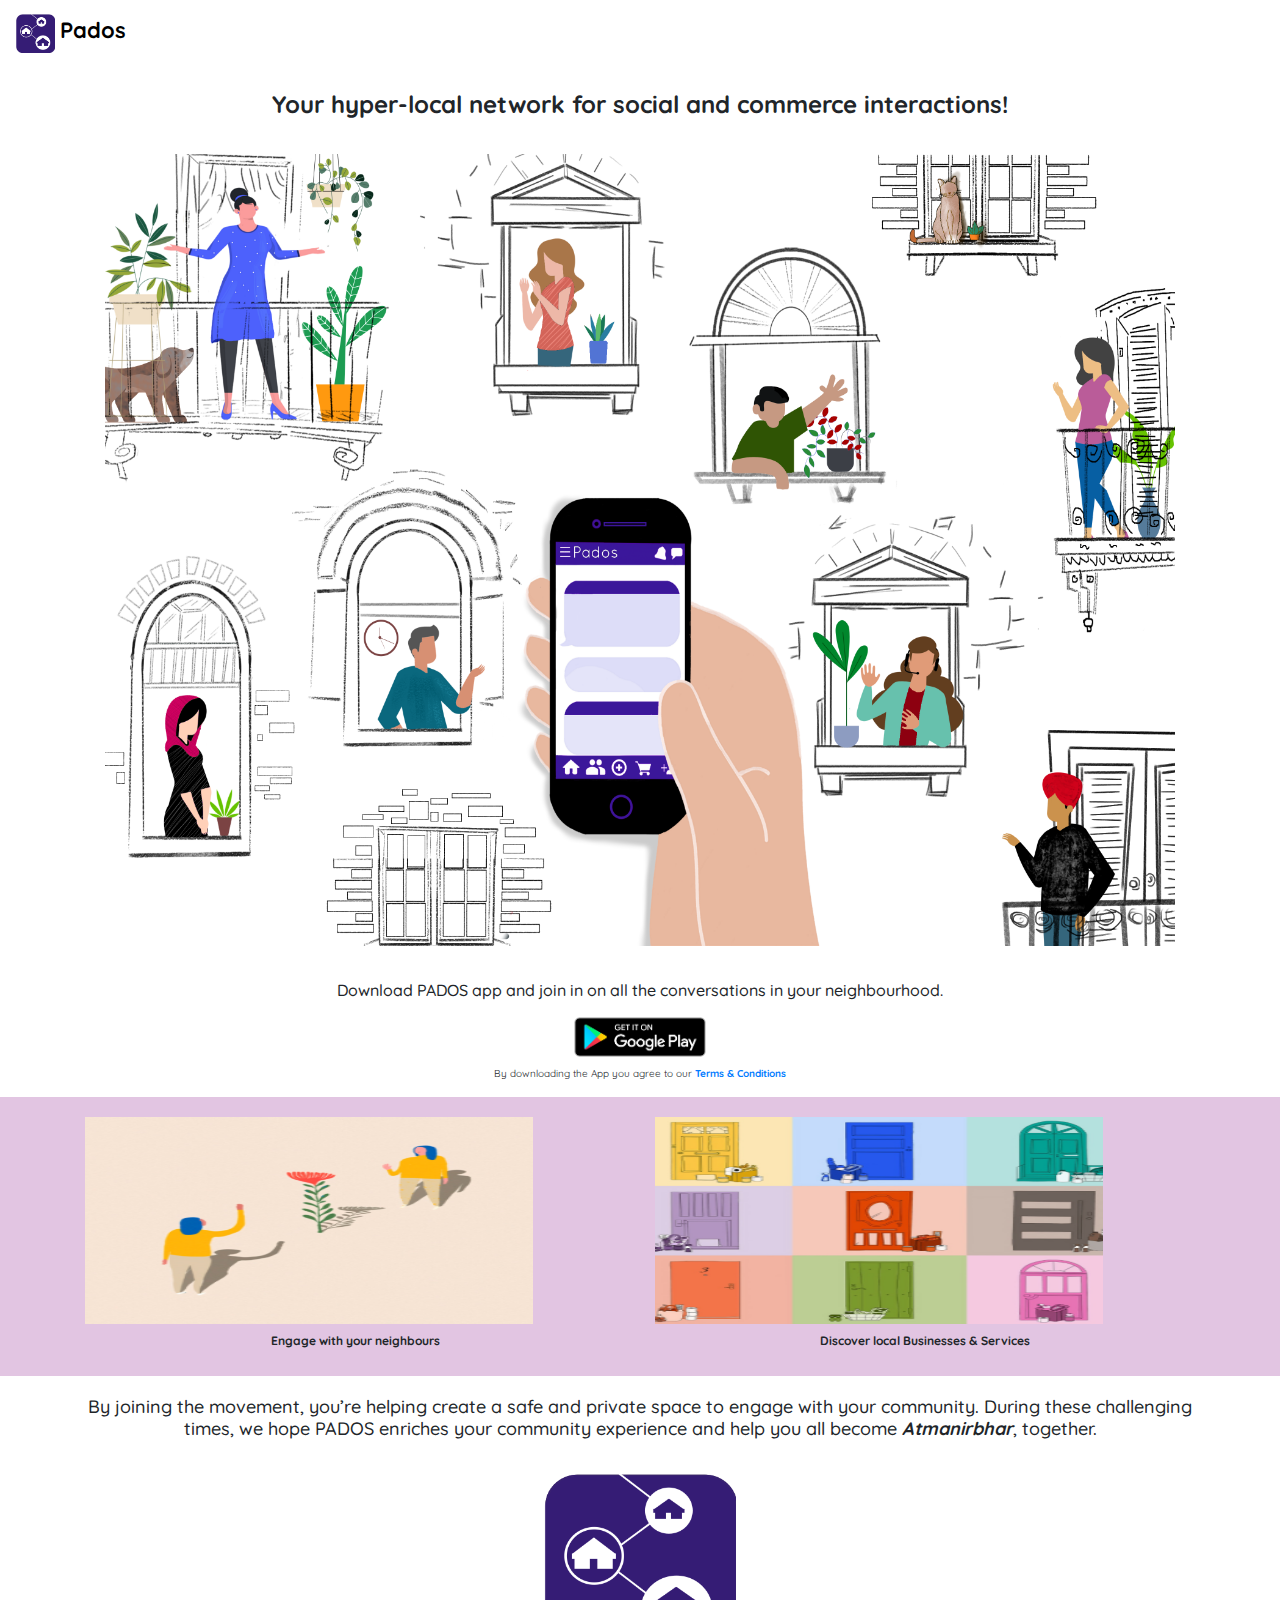
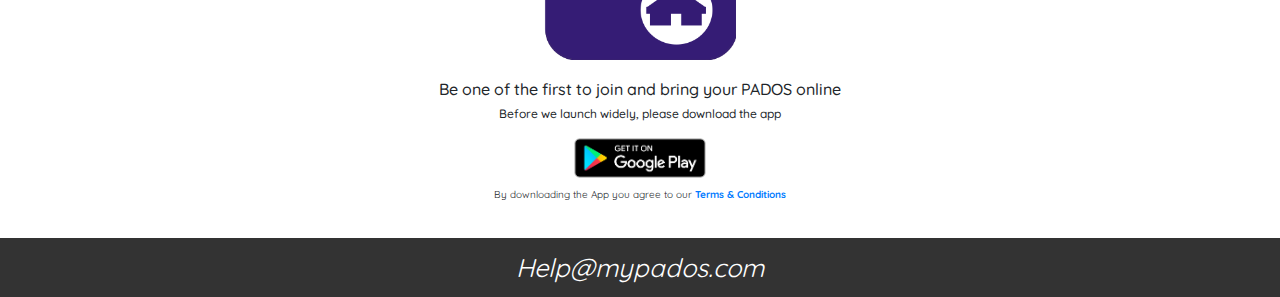
<file: index.html>
<html>
  <head>
    <!-- Global site tag (gtag.js) - Google Analytics -->
    <script
      async
      src="https://www.googletagmanager.com/gtag/js?id=G-1CGW752JYL"
    ></script>
    <script>
      window.dataLayer = window.dataLayer || [];
      function gtag() {
        dataLayer.push(arguments);
      }
      gtag("js", new Date());

      gtag("config", "G-1CGW752JYL");
    </script>
    <title>Pados</title>
    <meta name="viewport" content="width=device-width, initial-scale=1.0" />
    <link
      rel="shortcut icon"
      type="image/x-icon"
      href="images/Pados_logo_white.png"
    />
    <link rel="stylesheet" href="style.css" />
    <link
      rel="stylesheet"
      href="https://stackpath.bootstrapcdn.com/bootstrap/4.5.2/css/bootstrap.min.css"
    />
    <link
      rel="stylesheet"
      href="https://stackpath.bootstrapcdn.com/font-awesome/4.7.0/css/font-awesome.min.css"
    />
    <link
      href="https://fonts.googleapis.com/css?family=Quicksand"
      rel="stylesheet"
    />
    <script src="https://code.jquery.com/jquery-3.5.1.slim.min.js"></script>
    <script src="https://cdn.jsdelivr.net/npm/popper.js@1.16.1/dist/umd/popper.min.js"></script>
    <script src="https://stackpath.bootstrapcdn.com/bootstrap/4.5.2/js/bootstrap.min.js"></script>
  </head>
  <body>
    <!--NavigationBar-->
    <section id="nav-bar">
      <nav class="navbar">
        <a class="navbar-brand" href="#">
          <span><img src="images/Pados_logo_white.png" /></span>
          <Text><b>Pados</b></Text>
        </a>
      </nav>
    </section>
    <!--Home-->
    <section id="home">
      <div class="container">
        <div class="column">
          <br />
          <h1>
            Your hyper-local network for social and commerce interactions!
          </h1>
          <img
            style="margin-top: 15px"
            class="img-banner"
            src="images/Pados.png"
          />
          <h5 style="margin-top: 15px">
            Download PADOS app and join in on all the conversations in your
            neighbourhood.
          </h5>
          <a
            href="https://play.google.com/store/apps/details?id=com.pados.pados"
            download
          >
            <!-- <button type="button" style="margin-top: 10px"> -->
            <!-- <i class="fa fa-download" style="margin-right: 10px"></i>
              Android -->
            <img src="images/google-play-badge.png" style="width: 150px" />
            <!-- </button> -->
          </a>
          <p>
            By downloading the App you agree to our
            <a href="terms.html" target="_blank"><b>Terms & Conditions</b></a>
          </p>
        </div>
      </div>
    </section>
    <!--About-->
    <section id="about">
      <div class="container">
        <div class="column">
          <div class="row">
            <div class="col-6 text-center">
              <img class="img-engage" src="images/engage.png" />
              <h5 style="margin-top: 10">Engage with your neighbours</h5>
            </div>
            <div class="col-6 text-center">
              <img class="img-discover" src="images/busi.png" />
              <h5 style="margin-top: 10">
                Discover local Businesses & Services
              </h5>
            </div>
          </div>
        </div>
      </div>
    </section>
    <!--Download-->
    <section id="testimony">
      <div class="container">
        <div class="column">
          <h5>
            By joining the movement, you’re helping create a safe and private
            space to engage with your community. During these challenging times,
            we hope PADOS enriches your community experience and help you all
            become <b style="font-style: italic">Atmanirbhar</b>, together.
          </h5>
        </div>
      </div>
    </section>
    <section id="download">
      <div class="container">
        <div class="column">
          <img
            class="img-logo"
            src="images/Pados_logo_white.png"
            style="align-self: center"
          />
          <h2 style="margin-top: 20px">
            Be one of the first to join and bring your PADOS online
          </h2>
          <h5>Before we launch widely, please download the app</h5>
          <a
            href="https://play.google.com/store/apps/details?id=com.pados.pados"
            download
          >
            <!-- <button type="button" class="button" style="margin-top: 10px">
              <i class="fa fa-download" style="margin-right: 10px"></i>
              Android
            </button> -->
            <img src="images/google-play-badge.png" style="width: 150px" />
          </a>
          <p>
            By downloading the App you agree to our
            <a href="terms.html" target="_blank"><b>Terms & Conditions</b></a>
          </p>
        </div>
      </div>
    </section>
    <!--Footer-->
    <section id="footer">
      <div class="container text-center">
        <a href="mailto: Help@mypados.com"
          ><Text style="color: white">Help@mypados.com</Text></a
        >
      </div>
    </section>
    <script src="js/smooth-scroll.js"></script>
    <script>
      var scroll = new SmoothScroll('a[href*="#"]');
    </script>
  </body>
</html>
</file>
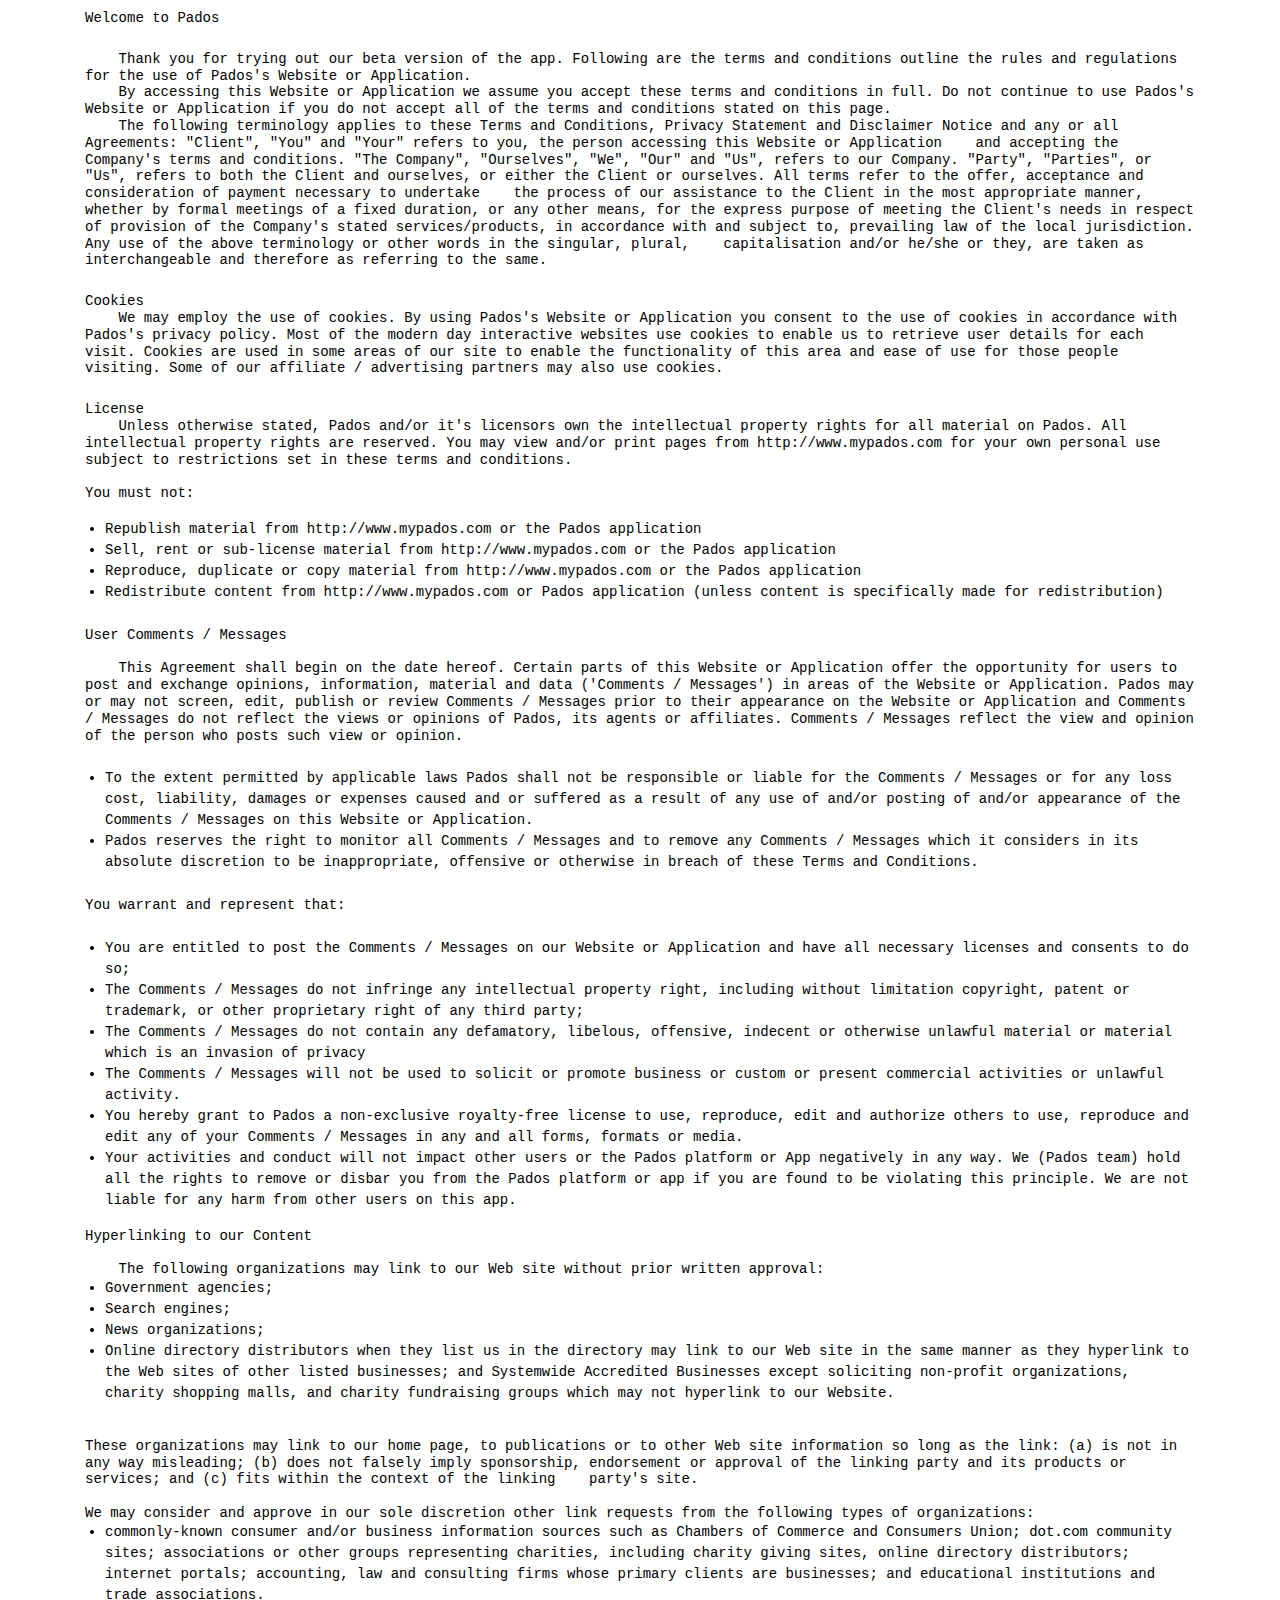
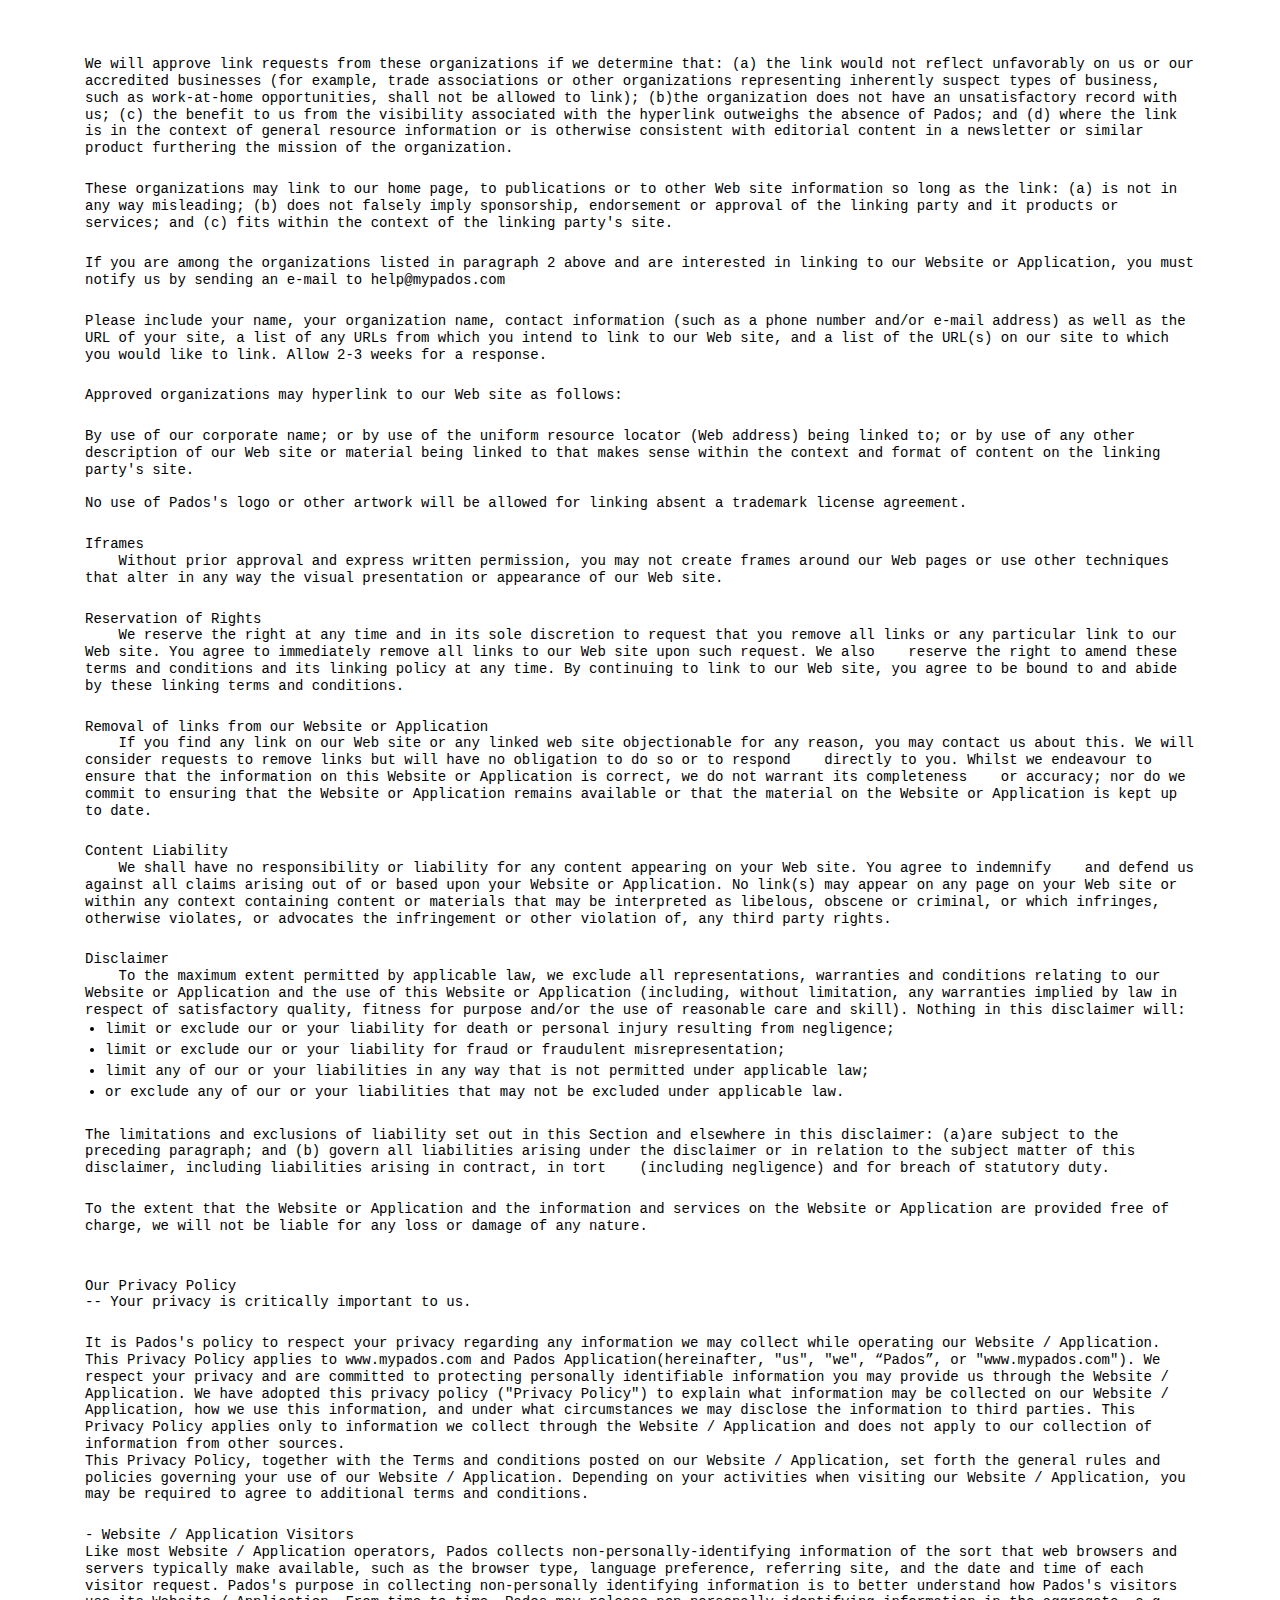
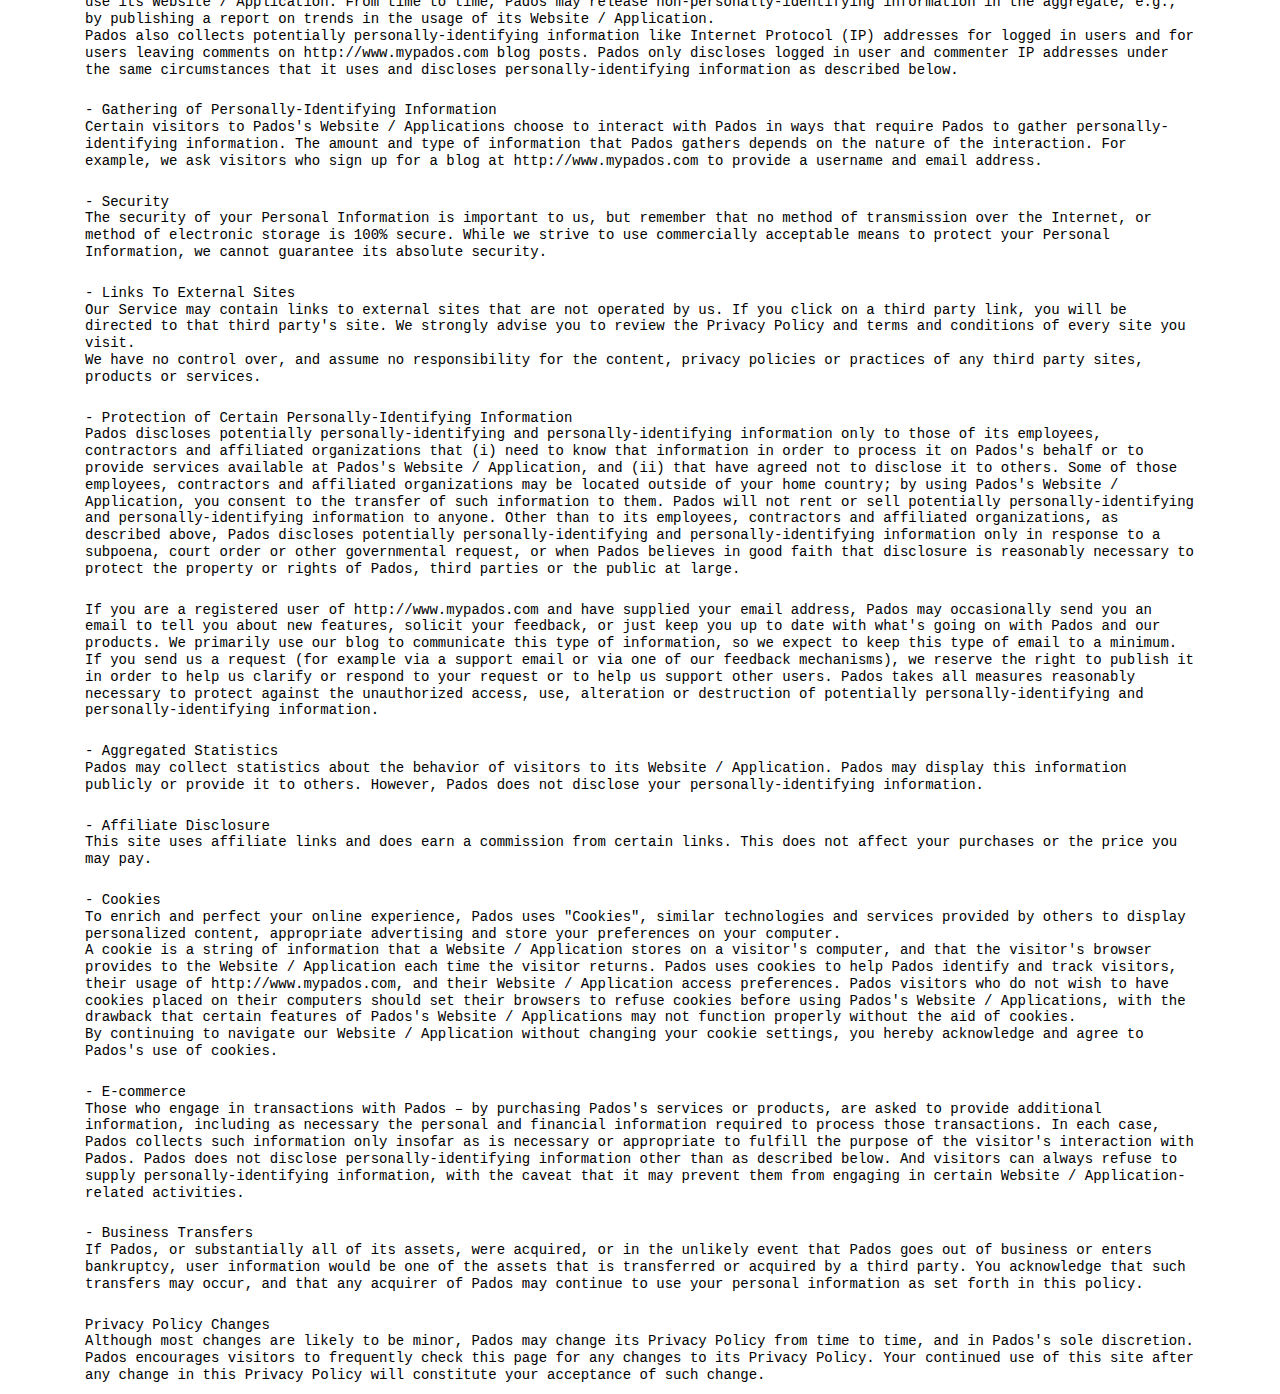
<file: terms.html>
<html>
    <head>
        <title>Pados</title>
        <meta name="viewport" content="width=device-width, initial-scale=1.0">
        <link rel="shortcut icon" type="image/x-icon" href="images/Pados_logo_white.png">
        <link rel="stylesheet" href="style.css">
        <link rel="stylesheet" href="https://stackpath.bootstrapcdn.com/bootstrap/4.5.2/css/bootstrap.min.css">
        <link rel="stylesheet" href="https://stackpath.bootstrapcdn.com/font-awesome/4.7.0/css/font-awesome.min.css">
        <link href='https://fonts.googleapis.com/css?family=Quicksand' rel='stylesheet'>
        <script src="https://code.jquery.com/jquery-3.5.1.slim.min.js"></script>
        <script src="https://cdn.jsdelivr.net/npm/popper.js@1.16.1/dist/umd/popper.min.js"></script>
        <script src="https://stackpath.bootstrapcdn.com/bootstrap/4.5.2/js/bootstrap.min.js"></script>
    </head>
    <body>
        <div style="padding:10px">
            <div class="container">
                <div class="column">
                    <p dir="ltr" style="line-height:1.2;margin-top:0pt;margin-bottom:0pt;"><span style="font-size:10.5pt;font-family:'Courier New';color:#000000;background-color:transparent;font-weight:400;font-style:normal;font-variant:normal;text-decoration:none;vertical-align:baseline;white-space:pre;white-space:pre-wrap;">Welcome to Pados</span></p>
                    <br />
                    <p dir="ltr" style="line-height:1.2;margin-top:0pt;margin-bottom:0pt;"><span style="font-size:10.5pt;font-family:'Courier New';color:#000000;background-color:transparent;font-weight:400;font-style:normal;font-variant:normal;text-decoration:none;vertical-align:baseline;white-space:pre;white-space:pre-wrap;"><span class="Apple-tab-span" style="white-space:pre;">&nbsp; &nbsp;&nbsp;</span></span><span style="font-size:10.5pt;font-family:'Courier New';color:#000000;background-color:transparent;font-weight:400;font-style:normal;font-variant:normal;text-decoration:none;vertical-align:baseline;white-space:pre;white-space:pre-wrap;">Thank you for trying out our beta version of the app. Following are the terms and conditions outline the rules and regulations for the use of Pados&#39;s Website or Application. &nbsp;</span></p>
                    <p dir="ltr" style="line-height:1.2;margin-top:0pt;margin-bottom:0pt;"><span style="font-size:10.5pt;font-family:'Courier New';color:#000000;background-color:transparent;font-weight:400;font-style:normal;font-variant:normal;text-decoration:none;vertical-align:baseline;white-space:pre;white-space:pre-wrap;"><span class="Apple-tab-span" style="white-space:pre;">&nbsp; &nbsp;&nbsp;</span></span><span style="font-size:10.5pt;font-family:'Courier New';color:#000000;background-color:transparent;font-weight:400;font-style:normal;font-variant:normal;text-decoration:none;vertical-align:baseline;white-space:pre;white-space:pre-wrap;">By accessing this Website or Application we assume you accept these terms and conditions in full. Do not continue to use Pados&#39;s Website or Application if you do not accept all of the terms and conditions stated on this page.</span></p>
                    <p dir="ltr" style="line-height:1.2;margin-top:0pt;margin-bottom:0pt;"><span style="font-size:10.5pt;font-family:'Courier New';color:#000000;background-color:transparent;font-weight:400;font-style:normal;font-variant:normal;text-decoration:none;vertical-align:baseline;white-space:pre;white-space:pre-wrap;"><span class="Apple-tab-span" style="white-space:pre;">&nbsp; &nbsp;&nbsp;</span></span><span style="font-size:10.5pt;font-family:'Courier New';color:#000000;background-color:transparent;font-weight:400;font-style:normal;font-variant:normal;text-decoration:none;vertical-align:baseline;white-space:pre;white-space:pre-wrap;">The following terminology applies to these Terms and Conditions, Privacy Statement and Disclaimer Notice and any or all Agreements: &quot;Client&quot;, &quot;You&quot; and &quot;Your&quot; refers to you, the person accessing this Website or Application</span><span style="font-size:10.5pt;font-family:'Courier New';color:#000000;background-color:transparent;font-weight:400;font-style:normal;font-variant:normal;text-decoration:none;vertical-align:baseline;white-space:pre;white-space:pre-wrap;"><span class="Apple-tab-span" style="white-space:pre;">&nbsp; &nbsp;&nbsp;</span></span><span style="font-size:10.5pt;font-family:'Courier New';color:#000000;background-color:transparent;font-weight:400;font-style:normal;font-variant:normal;text-decoration:none;vertical-align:baseline;white-space:pre;white-space:pre-wrap;">and accepting the Company&#39;s terms and conditions. &quot;The Company&quot;, &quot;Ourselves&quot;, &quot;We&quot;, &quot;Our&quot; and &quot;Us&quot;, refers to our Company. &quot;Party&quot;, &quot;Parties&quot;, or &quot;Us&quot;, refers to both the Client and ourselves, or either the Client or ourselves. All terms refer to the offer, acceptance and consideration of payment necessary to undertake</span><span style="font-size:10.5pt;font-family:'Courier New';color:#000000;background-color:transparent;font-weight:400;font-style:normal;font-variant:normal;text-decoration:none;vertical-align:baseline;white-space:pre;white-space:pre-wrap;"><span class="Apple-tab-span" style="white-space:pre;">&nbsp; &nbsp;&nbsp;</span></span><span style="font-size:10.5pt;font-family:'Courier New';color:#000000;background-color:transparent;font-weight:400;font-style:normal;font-variant:normal;text-decoration:none;vertical-align:baseline;white-space:pre;white-space:pre-wrap;">the process of our assistance to the Client in the most appropriate manner, whether by formal meetings of a fixed duration, or any other means, for the express purpose of meeting the Client&#39;s needs in respect of provision of the Company&#39;s stated services/products, in accordance with and subject to, prevailing law of the local jurisdiction. Any use of the above terminology or other words in the singular, plural,</span><span style="font-size:10.5pt;font-family:'Courier New';color:#000000;background-color:transparent;font-weight:400;font-style:normal;font-variant:normal;text-decoration:none;vertical-align:baseline;white-space:pre;white-space:pre-wrap;"><span class="Apple-tab-span" style="white-space:pre;">&nbsp; &nbsp;&nbsp;</span></span><span style="font-size:10.5pt;font-family:'Courier New';color:#000000;background-color:transparent;font-weight:400;font-style:normal;font-variant:normal;text-decoration:none;vertical-align:baseline;white-space:pre;white-space:pre-wrap;">capitalisation and/or he/she or they, are taken as interchangeable and therefore as referring to the same.</span></p>
                    <br>
                    <p dir="ltr" style="line-height:1.2;margin-top:0pt;margin-bottom:0pt;"><span style="font-size:10.5pt;font-family:'Courier New';color:#000000;background-color:transparent;font-weight:400;font-style:normal;font-variant:normal;text-decoration:none;vertical-align:baseline;white-space:pre;white-space:pre-wrap;">Cookies</span></p>
                    <p dir="ltr" style="line-height:1.2;margin-top:0pt;margin-bottom:0pt;"><span style="font-size:10.5pt;font-family:'Courier New';color:#000000;background-color:transparent;font-weight:400;font-style:normal;font-variant:normal;text-decoration:none;vertical-align:baseline;white-space:pre;white-space:pre-wrap;"><span class="Apple-tab-span" style="white-space:pre;">&nbsp; &nbsp;&nbsp;</span></span><span style="font-size:10.5pt;font-family:'Courier New';color:#000000;background-color:transparent;font-weight:400;font-style:normal;font-variant:normal;text-decoration:none;vertical-align:baseline;white-space:pre;white-space:pre-wrap;">We may employ the use of cookies. By using Pados&#39;s Website or Application you consent to the use of cookies in accordance with Pados&#39;s privacy policy. Most of the modern day interactive websites use cookies to enable us to retrieve user details for each visit. Cookies are used in some areas of our site to enable the functionality of this area and ease of use for those people visiting. Some of our affiliate / advertising partners may also use cookies.</span></p>
                    <br>
                    <p dir="ltr" style="line-height:1.2;margin-top:0pt;margin-bottom:0pt;"><span style="font-size:10.5pt;font-family:'Courier New';color:#000000;background-color:transparent;font-weight:400;font-style:normal;font-variant:normal;text-decoration:none;vertical-align:baseline;white-space:pre;white-space:pre-wrap;">License</span></p>
                    <p dir="ltr" style="line-height:1.2;margin-top:0pt;margin-bottom:0pt;"><span style="font-size:10.5pt;font-family:'Courier New';color:#000000;background-color:transparent;font-weight:400;font-style:normal;font-variant:normal;text-decoration:none;vertical-align:baseline;white-space:pre;white-space:pre-wrap;"><span class="Apple-tab-span" style="white-space:pre;">&nbsp; &nbsp;&nbsp;</span></span><span style="font-size:10.5pt;font-family:'Courier New';color:#000000;background-color:transparent;font-weight:400;font-style:normal;font-variant:normal;text-decoration:none;vertical-align:baseline;white-space:pre;white-space:pre-wrap;">Unless otherwise stated, Pados and/or it&#39;s licensors own the intellectual property rights for all material on Pados. All intellectual property rights are reserved. You may view and/or print pages from http://www.mypados.com for your own personal use subject to restrictions set in these terms and conditions.</span></p>
                    <p dir="ltr" style="line-height:1.2;margin-top:0pt;margin-bottom:0pt;"><span style="font-size:10.5pt;font-family:'Courier New';color:#000000;background-color:transparent;font-weight:400;font-style:normal;font-variant:normal;text-decoration:none;vertical-align:baseline;white-space:pre;white-space:pre-wrap;"><span class="Apple-tab-span" style="white-space:pre;">&nbsp; &nbsp;&nbsp;</span></span></p>
                    <p dir="ltr" style="line-height:1.2;margin-top:0pt;margin-bottom:0pt;"><span style="font-size:10.5pt;font-family:'Courier New';color:#000000;background-color:transparent;font-weight:400;font-style:normal;font-variant:normal;text-decoration:none;vertical-align:baseline;white-space:pre;white-space:pre-wrap;">You must not:</span></p>
                    <p dir="ltr" style="line-height:1.2;margin-top:0pt;margin-bottom:0pt;"><span style="font-size:10.5pt;font-family:'Courier New';color:#000000;background-color:transparent;font-weight:400;font-style:normal;font-variant:normal;text-decoration:none;vertical-align:baseline;white-space:pre;white-space:pre-wrap;"><span class="Apple-tab-span" style="white-space:pre;">&nbsp; &nbsp;&nbsp;</span></span></p>
                    <ul style="margin-top:0px;margin-bottom:0;margin-left:20px;font-size:10.5pt;font-family:'Courier New';color:#000000;background-color:transparent;font-weight:400;font-style:normal;font-variant:normal;text-decoration:none;">
                        <li>Republish material from http://www.mypados.com or the Pados application</li>
                        <li>Sell, rent or sub-license material from http://www.mypados.com or the Pados application</li>
                        <li>Reproduce, duplicate or copy material from http://www.mypados.com or the Pados application</li>
                        <li>Redistribute content from http://www.mypados.com or Pados application (unless content is specifically made for redistribution)</li>
                    </ul>
                    <br />
                    <p dir="ltr" style="line-height:1.2;margin-top:0pt;margin-bottom:0pt;"><span style="font-size:10.5pt;font-family:'Courier New';color:#000000;background-color:transparent;font-weight:400;font-style:normal;font-variant:normal;text-decoration:none;vertical-align:baseline;white-space:pre;white-space:pre-wrap;">User Comments / Messages</span></p>
                    <p dir="ltr" style="line-height:1.2;margin-top:0pt;margin-bottom:0pt;"><span style="font-size:10.5pt;font-family:'Courier New';color:#000000;background-color:transparent;font-weight:400;font-style:normal;font-variant:normal;text-decoration:none;vertical-align:baseline;white-space:pre;white-space:pre-wrap;"><span class="Apple-tab-span" style="white-space:pre;">&nbsp; &nbsp;&nbsp;</span></span></p>
                    <p dir="ltr" style="line-height:1.2;margin-top:0pt;margin-bottom:0pt;"><span style="font-size:10.5pt;font-family:'Courier New';color:#000000;background-color:transparent;font-weight:400;font-style:normal;font-variant:normal;text-decoration:none;vertical-align:baseline;white-space:pre;white-space:pre-wrap;"><span class="Apple-tab-span" style="white-space:pre;">&nbsp; &nbsp;&nbsp;</span></span><span style="font-size:10.5pt;font-family:'Courier New';color:#000000;background-color:transparent;font-weight:400;font-style:normal;font-variant:normal;text-decoration:none;vertical-align:baseline;white-space:pre;white-space:pre-wrap;">This Agreement shall begin on the date hereof. Certain parts of this Website or Application offer the opportunity for users to post and exchange opinions, information, material and data (&#39;Comments / Messages&#39;) in areas of the Website or Application. Pados may or may not screen, edit, publish or review Comments / Messages prior to their appearance on the Website or Application and Comments / Messages do not reflect the views or opinions of Pados, its agents or affiliates. Comments / Messages reflect the view and opinion of the person who posts such view or opinion.</span></p>
                    <br />
                    <ul style="margin-top:0px;margin-bottom:0;margin-left:20px;font-size:10.5pt;font-family:'Courier New';color:#000000;background-color:transparent;font-weight:400;font-style:normal;font-variant:normal;text-decoration:none;">
                        <li>To the extent permitted by applicable laws Pados shall not be responsible or liable for the Comments / Messages or for any loss cost, liability, damages or expenses caused and or suffered as a result of any use of and/or posting of and/or appearance of the Comments / Messages on this Website or Application. </li>
                        <li>Pados reserves the right to monitor all Comments / Messages and to remove any Comments / Messages which it considers in its absolute discretion to be inappropriate, offensive or otherwise in breach of these Terms and Conditions.</li>
                    </ul>
                    <br>
                    <p dir="ltr" style="line-height:1.2;margin-top:0pt;margin-bottom:0pt;"><span style="font-size:10.5pt;font-family:'Courier New';color:#000000;background-color:transparent;font-weight:400;font-style:normal;font-variant:normal;text-decoration:none;vertical-align:baseline;white-space:pre;white-space:pre-wrap;">You warrant and represent that:</span></p>
                    <br>
                    <ul style="margin-top:0px;margin-bottom:0;margin-left:20px;font-size:10.5pt;font-family:'Courier New';color:#000000;background-color:transparent;font-weight:400;font-style:normal;font-variant:normal;text-decoration:none;">
                        <li>You are entitled to post the Comments / Messages on our Website or Application and have all necessary licenses and consents to do so;</li>
                        <li>The Comments / Messages do not infringe any intellectual property right, including without limitation copyright, patent or trademark, or other proprietary right of any third party;</li>
                        <li>The Comments / Messages do not contain any defamatory, libelous, offensive, indecent or otherwise unlawful material or material which is an invasion of privacy</li>
                        <li>The Comments / Messages will not be used to solicit or promote business or custom or present commercial activities or unlawful activity.</li>
                        <li>You hereby grant to Pados a non-exclusive royalty-free license to use, reproduce, edit and authorize others to use, reproduce and edit any of your Comments / Messages in any and all forms, formats or media.</li>
                        <li>Your activities and conduct will not impact other users or the Pados platform or App negatively in any way. We (Pados team) hold all the rights to remove or disbar you from the Pados platform or app if you are found to be violating this principle. We are not liable for any harm from other users on this app.</li>
                    </ul>
                    <p dir="ltr" style="line-height:1.2;margin-top:0pt;margin-bottom:0pt;"><span style="font-size:10.5pt;font-family:'Courier New';color:#000000;background-color:transparent;font-weight:400;font-style:normal;font-variant:normal;text-decoration:none;vertical-align:baseline;white-space:pre;white-space:pre-wrap;"><span class="Apple-tab-span" style="white-space:pre;">&nbsp; &nbsp;&nbsp;</span></span></p>
                    <p dir="ltr" style="line-height:1.2;margin-top:0pt;margin-bottom:0pt;"><span style="font-size:10.5pt;font-family:'Courier New';color:#000000;background-color:transparent;font-weight:400;font-style:normal;font-variant:normal;text-decoration:none;vertical-align:baseline;white-space:pre;white-space:pre-wrap;">Hyperlinking to our Content</span></p>
                    <p dir="ltr" style="line-height:1.2;margin-top:0pt;margin-bottom:0pt;"><span style="font-size:10.5pt;font-family:'Courier New';color:#000000;background-color:transparent;font-weight:400;font-style:normal;font-variant:normal;text-decoration:none;vertical-align:baseline;white-space:pre;white-space:pre-wrap;"><span class="Apple-tab-span" style="white-space:pre;">&nbsp; &nbsp;&nbsp;</span></span></p>
                    <p dir="ltr" style="line-height:1.2;margin-top:0pt;margin-bottom:0pt;"><span style="font-size:10.5pt;font-family:'Courier New';color:#000000;background-color:transparent;font-weight:400;font-style:normal;font-variant:normal;text-decoration:none;vertical-align:baseline;white-space:pre;white-space:pre-wrap;"><span class="Apple-tab-span" style="white-space:pre;">&nbsp; &nbsp;&nbsp;</span></span><span style="font-size:10.5pt;font-family:'Courier New';color:#000000;background-color:transparent;font-weight:400;font-style:normal;font-variant:normal;text-decoration:none;vertical-align:baseline;white-space:pre;white-space:pre-wrap;">The following organizations may link to our Web site without prior written approval:</span></p>
                    <ul style="margin-top:0px;margin-bottom:0;margin-left:20px;font-size:10.5pt;font-family:'Courier New';color:#000000;background-color:transparent;font-weight:400;font-style:normal;font-variant:normal;text-decoration:none;">
                        <li>Government agencies;</li>
                        <li>Search engines;</li>
                        <li>News organizations;</li>
                        <li>Online directory distributors when they list us in the directory may link to our Web site in the same manner as they hyperlink to the Web sites of other listed businesses; and Systemwide Accredited Businesses except soliciting non-profit organizations, charity shopping malls, and charity fundraising groups which may not hyperlink to our Website.</li>
                    </ul>
                    <p dir="ltr" style="line-height:1.2;margin-top:0pt;margin-bottom:0pt;"><span style="font-size:10.5pt;font-family:'Courier New';color:#000000;background-color:transparent;font-weight:400;font-style:normal;font-variant:normal;text-decoration:none;vertical-align:baseline;white-space:pre;white-space:pre-wrap;"><span class="Apple-tab-span" style="white-space:pre;">&nbsp; &nbsp;&nbsp;</span></span><span style="font-size:10.5pt;font-family:'Courier New';color:#000000;background-color:transparent;font-weight:400;font-style:normal;font-variant:normal;text-decoration:none;vertical-align:baseline;white-space:pre;white-space:pre-wrap;"><span class="Apple-tab-span" style="white-space:pre;">&nbsp; &nbsp;&nbsp;</span></span><span style="font-size:10.5pt;font-family:'Courier New';color:#000000;background-color:transparent;font-weight:400;font-style:normal;font-variant:normal;text-decoration:none;vertical-align:baseline;white-space:pre;white-space:pre-wrap;"><span class="Apple-tab-span" style="white-space:pre;">&nbsp; &nbsp;&nbsp;</span></span></p>
                    <p dir="ltr" style="line-height:1.2;margin-top:0pt;margin-bottom:0pt;"><span style="font-size:10.5pt;font-family:'Courier New';color:#000000;background-color:transparent;font-weight:400;font-style:normal;font-variant:normal;text-decoration:none;vertical-align:baseline;white-space:pre;white-space:pre-wrap;"><span class="Apple-tab-span" style="white-space:pre;">&nbsp; &nbsp;&nbsp;</span></span><span style="font-size:10.5pt;font-family:'Courier New';color:#000000;background-color:transparent;font-weight:400;font-style:normal;font-variant:normal;text-decoration:none;vertical-align:baseline;white-space:pre;white-space:pre-wrap;"><span class="Apple-tab-span" style="white-space:pre;">&nbsp; &nbsp;&nbsp;</span></span></p>
                    <p dir="ltr" style="line-height:1.2;margin-top:0pt;margin-bottom:0pt;"><span style="font-size:10.5pt;font-family:'Courier New';color:#000000;background-color:transparent;font-weight:400;font-style:normal;font-variant:normal;text-decoration:none;vertical-align:baseline;white-space:pre;white-space:pre-wrap;">These organizations may link to our home page, to publications or to other Web site information so long as the link: (a) is not in any way misleading; (b) does not falsely imply sponsorship, endorsement or approval of the linking party and its products or services; and (c) fits within the context of the linking</span><span style="font-size:10.5pt;font-family:'Courier New';color:#000000;background-color:transparent;font-weight:400;font-style:normal;font-variant:normal;text-decoration:none;vertical-align:baseline;white-space:pre;white-space:pre-wrap;"><span class="Apple-tab-span" style="white-space:pre;">&nbsp; &nbsp;&nbsp;</span></span><span style="font-size:10.5pt;font-family:'Courier New';color:#000000;background-color:transparent;font-weight:400;font-style:normal;font-variant:normal;text-decoration:none;vertical-align:baseline;white-space:pre;white-space:pre-wrap;">party&#39;s site.</span></p>
                    <p dir="ltr" style="line-height:1.2;margin-top:0pt;margin-bottom:0pt;"><span style="font-size:10.5pt;font-family:'Courier New';color:#000000;background-color:transparent;font-weight:400;font-style:normal;font-variant:normal;text-decoration:none;vertical-align:baseline;white-space:pre;white-space:pre-wrap;"><span class="Apple-tab-span" style="white-space:pre;">&nbsp; &nbsp;&nbsp;</span></span><span style="font-size:10.5pt;font-family:'Courier New';color:#000000;background-color:transparent;font-weight:400;font-style:normal;font-variant:normal;text-decoration:none;vertical-align:baseline;white-space:pre;white-space:pre-wrap;"><span class="Apple-tab-span" style="white-space:pre;">&nbsp; &nbsp;&nbsp;</span></span></p>
                    <p dir="ltr" style="line-height:1.2;margin-top:0pt;margin-bottom:0pt;"><span style="font-size:10.5pt;font-family:'Courier New';color:#000000;background-color:transparent;font-weight:400;font-style:normal;font-variant:normal;text-decoration:none;vertical-align:baseline;white-space:pre;white-space:pre-wrap;">We may consider and approve in our sole discretion other link requests from the following types of organizations:</span><span style="font-size:10.5pt;font-family:'Courier New';color:#000000;background-color:transparent;font-weight:400;font-style:normal;font-variant:normal;text-decoration:none;vertical-align:baseline;white-space:pre;white-space:pre-wrap;"><span class="Apple-tab-span" style="white-space:pre;">&nbsp; &nbsp;&nbsp;</span></span></p>
                    <ul style="margin-top:0px;margin-bottom:0;margin-left:20px;font-size:10.5pt;font-family:'Courier New';color:#000000;background-color:transparent;font-weight:400;font-style:normal;font-variant:normal;text-decoration:none;">
                        <li>commonly-known consumer and/or business information sources such as Chambers of Commerce and Consumers Union; dot.com community sites; associations or other groups representing charities, including charity giving sites, online directory distributors; internet portals; accounting, law and consulting firms whose primary clients are businesses; and educational institutions and trade associations.</li>
                    </ul>
                    <p dir="ltr" style="line-height:1.2;margin-top:0pt;margin-bottom:0pt;"><span style="font-size:10.5pt;font-family:'Courier New';color:#000000;background-color:transparent;font-weight:400;font-style:normal;font-variant:normal;text-decoration:none;vertical-align:baseline;white-space:pre;white-space:pre-wrap;"><span class="Apple-tab-span" style="white-space:pre;">&nbsp; &nbsp;&nbsp;</span></span><span style="font-size:10.5pt;font-family:'Courier New';color:#000000;background-color:transparent;font-weight:400;font-style:normal;font-variant:normal;text-decoration:none;vertical-align:baseline;white-space:pre;white-space:pre-wrap;"><span class="Apple-tab-span" style="white-space:pre;">&nbsp; &nbsp;&nbsp;</span></span><span style="font-size:10.5pt;font-family:'Courier New';color:#000000;background-color:transparent;font-weight:400;font-style:normal;font-variant:normal;text-decoration:none;vertical-align:baseline;white-space:pre;white-space:pre-wrap;"><span class="Apple-tab-span" style="white-space:pre;">&nbsp; &nbsp;&nbsp;</span></span></p>
                    <p dir="ltr" style="line-height:1.2;margin-top:0pt;margin-bottom:0pt;"><span style="font-size:10.5pt;font-family:'Courier New';color:#000000;background-color:transparent;font-weight:400;font-style:normal;font-variant:normal;text-decoration:none;vertical-align:baseline;white-space:pre;white-space:pre-wrap;"><span class="Apple-tab-span" style="white-space:pre;">&nbsp; &nbsp;&nbsp;</span></span><span style="font-size:10.5pt;font-family:'Courier New';color:#000000;background-color:transparent;font-weight:400;font-style:normal;font-variant:normal;text-decoration:none;vertical-align:baseline;white-space:pre;white-space:pre-wrap;"><span class="Apple-tab-span" style="white-space:pre;">&nbsp; &nbsp;&nbsp;</span></span></p>
                    <p dir="ltr" style="line-height:1.2;margin-top:0pt;margin-bottom:0pt;"><span style="font-size:10.5pt;font-family:'Courier New';color:#000000;background-color:transparent;font-weight:400;font-style:normal;font-variant:normal;text-decoration:none;vertical-align:baseline;white-space:pre;white-space:pre-wrap;"><span class="Apple-tab-span" style="white-space:pre;">&nbsp; &nbsp;&nbsp;</span></span></p>
                    <p dir="ltr" style="line-height:1.2;margin-top:0pt;margin-bottom:0pt;"><span style="font-size:10.5pt;font-family:'Courier New';color:#000000;background-color:transparent;font-weight:400;font-style:normal;font-variant:normal;text-decoration:none;vertical-align:baseline;white-space:pre;white-space:pre-wrap;">We will approve link requests from these organizations if we determine that: (a) the link would not reflect unfavorably on us or our accredited businesses (for example, trade associations or other organizations representing inherently suspect types of business, such as work-at-home opportunities, shall not be allowed to link); (b)the organization does not have an unsatisfactory record with us; (c) the benefit to us from the visibility associated with the hyperlink outweighs the absence of Pados; and (d) where the link is in the context of general resource information or is otherwise consistent with editorial content in a newsletter or similar product furthering the mission of the organization.</span></p>
                    <br>
                    <p dir="ltr" style="line-height:1.2;margin-top:0pt;margin-bottom:0pt;"><span style="font-size:10.5pt;font-family:'Courier New';color:#000000;background-color:transparent;font-weight:400;font-style:normal;font-variant:normal;text-decoration:none;vertical-align:baseline;white-space:pre;white-space:pre-wrap;">These organizations may link to our home page, to publications or to other Web site information so long as the link: (a) is not in any way misleading; (b) does not falsely imply sponsorship, endorsement or approval of the linking party and it products or services; and (c) fits within the context of the linking party&#39;s site.</span></p>
                    <br>
                    <p dir="ltr" style="line-height:1.2;margin-top:0pt;margin-bottom:0pt;"><span style="font-size:10.5pt;font-family:'Courier New';color:#000000;background-color:transparent;font-weight:400;font-style:normal;font-variant:normal;text-decoration:none;vertical-align:baseline;white-space:pre;white-space:pre-wrap;">If you are among the organizations listed in paragraph 2 above and are interested in linking to our Website or Application, you must notify us by sending an e-mail to&nbsp;</span><span style="font-size:10.5pt;font-family:'Courier New';color:#000000;font-weight:400;font-style:normal;font-variant:normal;text-decoration:none;vertical-align:baseline;white-space:pre;white-space:pre-wrap;">help@mypados.com</span></p>
                    <br>
                    <p dir="ltr" style="line-height:1.2;margin-top:0pt;margin-bottom:0pt;"><span style="font-size:10.5pt;font-family:'Courier New';color:#000000;background-color:transparent;font-weight:400;font-style:normal;font-variant:normal;text-decoration:none;vertical-align:baseline;white-space:pre;white-space:pre-wrap;">Please include your name, your organization name, contact information (such as a phone number and/or e-mail address) as well as the URL of your site, a list of any URLs from which you intend to link to our Web site, and a list of the URL(s) on our site to which you would like to link. Allow 2-3 weeks for a response.</span></p>
                    <br>
                    <p dir="ltr" style="line-height:1.2;margin-top:0pt;margin-bottom:0pt;"><span style="font-size:10.5pt;font-family:'Courier New';color:#000000;background-color:transparent;font-weight:400;font-style:normal;font-variant:normal;text-decoration:none;vertical-align:baseline;white-space:pre;white-space:pre-wrap;">Approved organizations may hyperlink to our Web site as follows:</span></p>
                    <br>
                    <p dir="ltr" style="line-height:1.2;margin-top:0pt;margin-bottom:0pt;"><span style="font-size:10.5pt;font-family:'Courier New';color:#000000;background-color:transparent;font-weight:400;font-style:normal;font-variant:normal;text-decoration:none;vertical-align:baseline;white-space:pre;white-space:pre-wrap;">By use of our corporate name; or by use of the uniform resource locator (Web address) being linked to; or by use of any other description of our Web site or material being linked to that makes sense within the context and format of content on the linking party&#39;s site.</span></p>
                    <p dir="ltr" style="line-height:1.2;margin-top:0pt;margin-bottom:0pt;"><span style="font-size:10.5pt;font-family:'Courier New';color:#000000;background-color:transparent;font-weight:400;font-style:normal;font-variant:normal;text-decoration:none;vertical-align:baseline;white-space:pre;white-space:pre-wrap;"><span class="Apple-tab-span" style="white-space:pre;">&nbsp; &nbsp;&nbsp;</span></span></p>
                    <p dir="ltr" style="line-height:1.2;margin-top:0pt;margin-bottom:0pt;"><span style="font-size:10.5pt;font-family:'Courier New';color:#000000;background-color:transparent;font-weight:400;font-style:normal;font-variant:normal;text-decoration:none;vertical-align:baseline;white-space:pre;white-space:pre-wrap;">No use of Pados&#39;s logo or other artwork will be allowed for linking absent a trademark license agreement.&nbsp;</span></p>
                    <br>
                    <p dir="ltr" style="line-height:1.2;margin-top:0pt;margin-bottom:0pt;"><span style="font-size:10.5pt;font-family:'Courier New';color:#000000;background-color:transparent;font-weight:400;font-style:normal;font-variant:normal;text-decoration:none;vertical-align:baseline;white-space:pre;white-space:pre-wrap;">Iframes</span></p>
                    <p dir="ltr" style="line-height:1.2;margin-top:0pt;margin-bottom:0pt;"><span style="font-size:10.5pt;font-family:'Courier New';color:#000000;background-color:transparent;font-weight:400;font-style:normal;font-variant:normal;text-decoration:none;vertical-align:baseline;white-space:pre;white-space:pre-wrap;"><span class="Apple-tab-span" style="white-space:pre;">&nbsp; &nbsp;&nbsp;</span></span><span style="font-size:10.5pt;font-family:'Courier New';color:#000000;background-color:transparent;font-weight:400;font-style:normal;font-variant:normal;text-decoration:none;vertical-align:baseline;white-space:pre;white-space:pre-wrap;">Without prior approval and express written permission, you may not create frames around our Web pages or use other techniques that alter in any way the visual presentation or appearance of our Web site.</span></p>
                    <br>
                    <p dir="ltr" style="line-height:1.2;margin-top:0pt;margin-bottom:0pt;"><span style="font-size:10.5pt;font-family:'Courier New';color:#000000;background-color:transparent;font-weight:400;font-style:normal;font-variant:normal;text-decoration:none;vertical-align:baseline;white-space:pre;white-space:pre-wrap;">Reservation of Rights</span></p>
                    <p dir="ltr" style="line-height:1.2;margin-top:0pt;margin-bottom:0pt;"><span style="font-size:10.5pt;font-family:'Courier New';color:#000000;background-color:transparent;font-weight:400;font-style:normal;font-variant:normal;text-decoration:none;vertical-align:baseline;white-space:pre;white-space:pre-wrap;"><span class="Apple-tab-span" style="white-space:pre;">&nbsp; &nbsp;&nbsp;</span></span><span style="font-size:10.5pt;font-family:'Courier New';color:#000000;background-color:transparent;font-weight:400;font-style:normal;font-variant:normal;text-decoration:none;vertical-align:baseline;white-space:pre;white-space:pre-wrap;">We reserve the right at any time and in its sole discretion to request that you remove all links or any particular link to our Web site. You agree to immediately remove all links to our Web site upon such request. We also</span><span style="font-size:10.5pt;font-family:'Courier New';color:#000000;background-color:transparent;font-weight:400;font-style:normal;font-variant:normal;text-decoration:none;vertical-align:baseline;white-space:pre;white-space:pre-wrap;"><span class="Apple-tab-span" style="white-space:pre;">&nbsp; &nbsp;&nbsp;</span></span><span style="font-size:10.5pt;font-family:'Courier New';color:#000000;background-color:transparent;font-weight:400;font-style:normal;font-variant:normal;text-decoration:none;vertical-align:baseline;white-space:pre;white-space:pre-wrap;">reserve the right to amend these terms and conditions and its linking policy at any time. By continuing to link to our Web site, you agree to be bound to and abide by these linking terms and conditions.</span></p>
                    <br>
                    <p dir="ltr" style="line-height:1.2;margin-top:0pt;margin-bottom:0pt;"><span style="font-size:10.5pt;font-family:'Courier New';color:#000000;background-color:transparent;font-weight:400;font-style:normal;font-variant:normal;text-decoration:none;vertical-align:baseline;white-space:pre;white-space:pre-wrap;">Removal of links from our Website or Application</span></p>
                    <p dir="ltr" style="line-height:1.2;margin-top:0pt;margin-bottom:0pt;"><span style="font-size:10.5pt;font-family:'Courier New';color:#000000;background-color:transparent;font-weight:400;font-style:normal;font-variant:normal;text-decoration:none;vertical-align:baseline;white-space:pre;white-space:pre-wrap;"><span class="Apple-tab-span" style="white-space:pre;">&nbsp; &nbsp;&nbsp;</span></span><span style="font-size:10.5pt;font-family:'Courier New';color:#000000;background-color:transparent;font-weight:400;font-style:normal;font-variant:normal;text-decoration:none;vertical-align:baseline;white-space:pre;white-space:pre-wrap;">If you find any link on our Web site or any linked web site objectionable for any reason, you may contact us about this. We will consider requests to remove links but will have no obligation to do so or to respond</span><span style="font-size:10.5pt;font-family:'Courier New';color:#000000;background-color:transparent;font-weight:400;font-style:normal;font-variant:normal;text-decoration:none;vertical-align:baseline;white-space:pre;white-space:pre-wrap;"><span class="Apple-tab-span" style="white-space:pre;">&nbsp; &nbsp;&nbsp;</span></span><span style="font-size:10.5pt;font-family:'Courier New';color:#000000;background-color:transparent;font-weight:400;font-style:normal;font-variant:normal;text-decoration:none;vertical-align:baseline;white-space:pre;white-space:pre-wrap;">directly to you. Whilst we endeavour to ensure that the information on this Website or Application is correct, we do not warrant its completeness</span><span style="font-size:10.5pt;font-family:'Courier New';color:#000000;background-color:transparent;font-weight:400;font-style:normal;font-variant:normal;text-decoration:none;vertical-align:baseline;white-space:pre;white-space:pre-wrap;"><span class="Apple-tab-span" style="white-space:pre;">&nbsp; &nbsp;&nbsp;</span></span><span style="font-size:10.5pt;font-family:'Courier New';color:#000000;background-color:transparent;font-weight:400;font-style:normal;font-variant:normal;text-decoration:none;vertical-align:baseline;white-space:pre;white-space:pre-wrap;">or accuracy; nor do we commit to ensuring that the Website or Application remains available or that the material on the Website or Application is kept up to date.</span></p>
                    <br>
                    <p dir="ltr" style="line-height:1.2;margin-top:0pt;margin-bottom:0pt;"><span style="font-size:10.5pt;font-family:'Courier New';color:#000000;background-color:transparent;font-weight:400;font-style:normal;font-variant:normal;text-decoration:none;vertical-align:baseline;white-space:pre;white-space:pre-wrap;">Content Liability</span></p>
                    <p dir="ltr" style="line-height:1.2;margin-top:0pt;margin-bottom:0pt;"><span style="font-size:10.5pt;font-family:'Courier New';color:#000000;background-color:transparent;font-weight:400;font-style:normal;font-variant:normal;text-decoration:none;vertical-align:baseline;white-space:pre;white-space:pre-wrap;"><span class="Apple-tab-span" style="white-space:pre;">&nbsp; &nbsp;&nbsp;</span></span><span style="font-size:10.5pt;font-family:'Courier New';color:#000000;background-color:transparent;font-weight:400;font-style:normal;font-variant:normal;text-decoration:none;vertical-align:baseline;white-space:pre;white-space:pre-wrap;">We shall have no responsibility or liability for any content appearing on your Web site. You agree to indemnify</span><span style="font-size:10.5pt;font-family:'Courier New';color:#000000;background-color:transparent;font-weight:400;font-style:normal;font-variant:normal;text-decoration:none;vertical-align:baseline;white-space:pre;white-space:pre-wrap;"><span class="Apple-tab-span" style="white-space:pre;">&nbsp; &nbsp;&nbsp;</span></span><span style="font-size:10.5pt;font-family:'Courier New';color:#000000;background-color:transparent;font-weight:400;font-style:normal;font-variant:normal;text-decoration:none;vertical-align:baseline;white-space:pre;white-space:pre-wrap;">and defend us against all claims arising out of or based upon your Website or Application. No link(s) may appear on any page on your Web site or within any context containing content or materials that may be interpreted as libelous, obscene or criminal, or which infringes, otherwise violates, or advocates the infringement or other violation of, any third party rights.</span></p>
                    <br>
                    <p dir="ltr" style="line-height:1.2;margin-top:0pt;margin-bottom:0pt;"><span style="font-size:10.5pt;font-family:'Courier New';color:#000000;background-color:transparent;font-weight:400;font-style:normal;font-variant:normal;text-decoration:none;vertical-align:baseline;white-space:pre;white-space:pre-wrap;">Disclaimer</span></p>
                    <p dir="ltr" style="line-height:1.2;margin-top:0pt;margin-bottom:0pt;"><span style="font-size:10.5pt;font-family:'Courier New';color:#000000;background-color:transparent;font-weight:400;font-style:normal;font-variant:normal;text-decoration:none;vertical-align:baseline;white-space:pre;white-space:pre-wrap;"><span class="Apple-tab-span" style="white-space:pre;">&nbsp; &nbsp;&nbsp;</span></span><span style="font-size:10.5pt;font-family:'Courier New';color:#000000;background-color:transparent;font-weight:400;font-style:normal;font-variant:normal;text-decoration:none;vertical-align:baseline;white-space:pre;white-space:pre-wrap;">To the maximum extent permitted by applicable law, we exclude all representations, warranties and conditions relating to our Website or Application and the use of this Website or Application (including, without limitation, any warranties implied by law in respect of satisfactory quality, fitness for purpose and/or the use of reasonable care and skill). Nothing in this disclaimer will:</span></p>
                    <ul style="margin-top:0px;margin-bottom:0;margin-left:20px;font-size:10.5pt;font-family:'Courier New';color:#000000;background-color:transparent;font-weight:400;font-style:normal;font-variant:normal;text-decoration:none;">
                        <li>limit or exclude our or your liability for death or personal injury resulting from negligence;</li>
                        <li>limit or exclude our or your liability for fraud or fraudulent misrepresentation;</li>
                        <li>limit any of our or your liabilities in any way that is not permitted under applicable law;</li>
                        <li>or exclude any of our or your liabilities that may not be excluded under applicable law.</li>
                    </ul>
                    <br>
                    <p dir="ltr" style="line-height:1.2;margin-top:0pt;margin-bottom:0pt;"><span style="font-size:10.5pt;font-family:'Courier New';color:#000000;background-color:transparent;font-weight:400;font-style:normal;font-variant:normal;text-decoration:none;vertical-align:baseline;white-space:pre;white-space:pre-wrap;">The limitations and exclusions of liability set out in this Section and elsewhere in this disclaimer: (a)are subject to the preceding paragraph; and (b) govern all liabilities arising under the disclaimer or in relation to the subject matter of this disclaimer, including liabilities arising in contract, in tort</span><span style="font-size:10.5pt;font-family:'Courier New';color:#000000;background-color:transparent;font-weight:400;font-style:normal;font-variant:normal;text-decoration:none;vertical-align:baseline;white-space:pre;white-space:pre-wrap;"><span class="Apple-tab-span" style="white-space:pre;">&nbsp; &nbsp;&nbsp;</span></span><span style="font-size:10.5pt;font-family:'Courier New';color:#000000;background-color:transparent;font-weight:400;font-style:normal;font-variant:normal;text-decoration:none;vertical-align:baseline;white-space:pre;white-space:pre-wrap;">(including negligence) and for breach of statutory duty.</span></p>
                    <br>
                    <p dir="ltr" style="line-height:1.2;margin-top:0pt;margin-bottom:0pt;"><span style="font-size:10.5pt;font-family:'Courier New';color:#000000;background-color:transparent;font-weight:400;font-style:normal;font-variant:normal;text-decoration:none;vertical-align:baseline;white-space:pre;white-space:pre-wrap;">To the extent that the Website or Application and the information and services on the Website or Application are provided free of charge, we will not be liable for any loss or damage of any nature.</span></p>
                    <br>
                    <p dir="ltr" style="line-height:1.2;margin-top:0pt;margin-bottom:0pt;"><br></p>
                    <p dir="ltr" style="line-height:1.2;margin-top:0pt;margin-bottom:0pt;"><span style="font-size:10.5pt;font-family:'Courier New';color:#000000;background-color:transparent;font-weight:400;font-style:normal;font-variant:normal;text-decoration:none;vertical-align:baseline;white-space:pre;white-space:pre-wrap;">Our Privacy Policy</span></p>
                    <p dir="ltr" style="line-height:1.2;margin-top:0pt;margin-bottom:0pt;"><span style="font-size:10.5pt;font-family:'Courier New';color:#000000;background-color:transparent;font-weight:400;font-style:normal;font-variant:normal;text-decoration:none;vertical-align:baseline;white-space:pre;white-space:pre-wrap;">-- Your privacy is critically important to us.</span></p>
                    <br>
                    <p dir="ltr" style="line-height:1.2;margin-top:0pt;margin-bottom:0pt;"><span style="font-size:10.5pt;font-family:'Courier New';color:#000000;background-color:transparent;font-weight:400;font-style:normal;font-variant:normal;text-decoration:none;vertical-align:baseline;white-space:pre;white-space:pre-wrap;">It is Pados&#39;s policy to respect your privacy regarding any information we may collect while operating our Website / Application. This Privacy Policy applies to www.</span><span style="font-size:10.5pt;font-family:'Courier New';color:#000000;font-weight:400;font-style:normal;font-variant:normal;text-decoration:none;vertical-align:baseline;white-space:pre;white-space:pre-wrap;">my</span><span style="font-size:10.5pt;font-family:'Courier New';color:#000000;background-color:transparent;font-weight:400;font-style:normal;font-variant:normal;text-decoration:none;vertical-align:baseline;white-space:pre;white-space:pre-wrap;">pados.com and Pados Application(hereinafter, &quot;us&quot;, &quot;we&quot;, &ldquo;Pados&rdquo;, or &quot;www.</span><span style="font-size:10.5pt;font-family:'Courier New';color:#000000;font-weight:400;font-style:normal;font-variant:normal;text-decoration:none;vertical-align:baseline;white-space:pre;white-space:pre-wrap;">my</span><span style="font-size:10.5pt;font-family:'Courier New';color:#000000;background-color:transparent;font-weight:400;font-style:normal;font-variant:normal;text-decoration:none;vertical-align:baseline;white-space:pre;white-space:pre-wrap;">pados.com&quot;). We respect your privacy and are committed to protecting personally identifiable information you may provide us through the Website / Application. We have adopted this privacy policy (&quot;Privacy Policy&quot;) to explain what information may be collected on our Website / Application, how we use this information, and under what circumstances we may disclose the information to third parties. This Privacy Policy applies only to information we collect through the Website / Application and does not apply to our collection of information from other sources.</span></p>
                    <p dir="ltr" style="line-height:1.2;margin-top:0pt;margin-bottom:0pt;"><span style="font-size:10.5pt;font-family:'Courier New';color:#000000;background-color:transparent;font-weight:400;font-style:normal;font-variant:normal;text-decoration:none;vertical-align:baseline;white-space:pre;white-space:pre-wrap;">This Privacy Policy, together with the Terms and conditions posted on our Website / Application, set forth the general rules and policies governing your use of our Website / Application. Depending on your activities when visiting our Website / Application, you may be required to agree to additional terms and conditions.</span></p>
                    <br>
                    <p dir="ltr" style="line-height:1.2;margin-top:0pt;margin-bottom:0pt;"><span style="font-size:10.5pt;font-family:'Courier New';color:#000000;background-color:transparent;font-weight:400;font-style:normal;font-variant:normal;text-decoration:none;vertical-align:baseline;white-space:pre;white-space:pre-wrap;">- Website / Application Visitors</span></p>
                    <p dir="ltr" style="line-height:1.2;margin-top:0pt;margin-bottom:0pt;"><span style="font-size:10.5pt;font-family:'Courier New';color:#000000;background-color:transparent;font-weight:400;font-style:normal;font-variant:normal;text-decoration:none;vertical-align:baseline;white-space:pre;white-space:pre-wrap;">Like most Website / Application operators, Pados collects non-personally-identifying information of the sort that web browsers and servers typically make available, such as the browser type, language preference, referring site, and the date and time of each visitor request. Pados&#39;s purpose in collecting non-personally identifying information is to better understand how Pados&#39;s visitors use its Website / Application. From time to time, Pados may release non-personally-identifying information in the aggregate, e.g., by publishing a report on trends in the usage of its Website / Application.</span></p>
                    <p dir="ltr" style="line-height:1.2;margin-top:0pt;margin-bottom:0pt;"><span style="font-size:10.5pt;font-family:'Courier New';color:#000000;background-color:transparent;font-weight:400;font-style:normal;font-variant:normal;text-decoration:none;vertical-align:baseline;white-space:pre;white-space:pre-wrap;">Pados also collects potentially personally-identifying information like Internet Protocol (IP) addresses for logged in users and for users leaving comments on http://www.</span><span style="font-size:10.5pt;font-family:'Courier New';color:#000000;font-weight:400;font-style:normal;font-variant:normal;text-decoration:none;vertical-align:baseline;white-space:pre;white-space:pre-wrap;">my</span><span style="font-size:10.5pt;font-family:'Courier New';color:#000000;background-color:transparent;font-weight:400;font-style:normal;font-variant:normal;text-decoration:none;vertical-align:baseline;white-space:pre;white-space:pre-wrap;">pados.com blog posts. Pados only discloses logged in user and commenter IP addresses under the same circumstances that it uses and discloses personally-identifying information as described below.</span></p>
                    <br>
                    <p dir="ltr" style="line-height:1.2;margin-top:0pt;margin-bottom:0pt;"><span style="font-size:10.5pt;font-family:'Courier New';color:#000000;background-color:transparent;font-weight:400;font-style:normal;font-variant:normal;text-decoration:none;vertical-align:baseline;white-space:pre;white-space:pre-wrap;">- Gathering of Personally-Identifying Information</span></p>
                    <p dir="ltr" style="line-height:1.2;margin-top:0pt;margin-bottom:0pt;"><span style="font-size:10.5pt;font-family:'Courier New';color:#000000;background-color:transparent;font-weight:400;font-style:normal;font-variant:normal;text-decoration:none;vertical-align:baseline;white-space:pre;white-space:pre-wrap;">Certain visitors to Pados&#39;s Website / Applications choose to interact with Pados in ways that require Pados to gather personally-identifying information. The amount and type of information that Pados gathers depends on the nature of the interaction. For example, we ask visitors who sign up for a blog at http://www.</span><span style="font-size:10.5pt;font-family:'Courier New';color:#000000;font-weight:400;font-style:normal;font-variant:normal;text-decoration:none;vertical-align:baseline;white-space:pre;white-space:pre-wrap;">my</span><span style="font-size:10.5pt;font-family:'Courier New';color:#000000;background-color:transparent;font-weight:400;font-style:normal;font-variant:normal;text-decoration:none;vertical-align:baseline;white-space:pre;white-space:pre-wrap;">pados.com to provide a username and email address.</span></p>
                    <br>
                    <p dir="ltr" style="line-height:1.2;margin-top:0pt;margin-bottom:0pt;"><span style="font-size:10.5pt;font-family:'Courier New';color:#000000;background-color:transparent;font-weight:400;font-style:normal;font-variant:normal;text-decoration:none;vertical-align:baseline;white-space:pre;white-space:pre-wrap;">- Security</span></p>
                    <p dir="ltr" style="line-height:1.2;margin-top:0pt;margin-bottom:0pt;"><span style="font-size:10.5pt;font-family:'Courier New';color:#000000;background-color:transparent;font-weight:400;font-style:normal;font-variant:normal;text-decoration:none;vertical-align:baseline;white-space:pre;white-space:pre-wrap;">The security of your Personal Information is important to us, but remember that no method of transmission over the Internet, or method of electronic storage is 100% secure. While we strive to use commercially acceptable means to protect your Personal Information, we cannot guarantee its absolute security.</span></p>
                    <br>
                    <p dir="ltr" style="line-height:1.2;margin-top:0pt;margin-bottom:0pt;"><span style="font-size:10.5pt;font-family:'Courier New';color:#000000;background-color:transparent;font-weight:400;font-style:normal;font-variant:normal;text-decoration:none;vertical-align:baseline;white-space:pre;white-space:pre-wrap;">- Links To External Sites</span></p>
                    <p dir="ltr" style="line-height:1.2;margin-top:0pt;margin-bottom:0pt;"><span style="font-size:10.5pt;font-family:'Courier New';color:#000000;background-color:transparent;font-weight:400;font-style:normal;font-variant:normal;text-decoration:none;vertical-align:baseline;white-space:pre;white-space:pre-wrap;">Our Service may contain links to external sites that are not operated by us. If you click on a third party link, you will be directed to that third party&#39;s site. We strongly advise you to review the Privacy Policy and terms and conditions of every site you visit.</span></p>
                    <p dir="ltr" style="line-height:1.2;margin-top:0pt;margin-bottom:0pt;"><span style="font-size:10.5pt;font-family:'Courier New';color:#000000;background-color:transparent;font-weight:400;font-style:normal;font-variant:normal;text-decoration:none;vertical-align:baseline;white-space:pre;white-space:pre-wrap;">We have no control over, and assume no responsibility for the content, privacy policies or practices of any third party sites, products or services.</span></p>
                    <br>
                    <p dir="ltr" style="line-height:1.2;margin-top:0pt;margin-bottom:0pt;"><span style="font-size:10.5pt;font-family:'Courier New';color:#000000;background-color:transparent;font-weight:400;font-style:normal;font-variant:normal;text-decoration:none;vertical-align:baseline;white-space:pre;white-space:pre-wrap;">- Protection of Certain Personally-Identifying Information</span></p>
                    <p dir="ltr" style="line-height:1.2;margin-top:0pt;margin-bottom:0pt;"><span style="font-size:10.5pt;font-family:'Courier New';color:#000000;background-color:transparent;font-weight:400;font-style:normal;font-variant:normal;text-decoration:none;vertical-align:baseline;white-space:pre;white-space:pre-wrap;">Pados discloses potentially personally-identifying and personally-identifying information only to those of its employees, contractors and affiliated organizations that (i) need to know that information in order to process it on Pados&#39;s behalf or to provide services available at Pados&#39;s Website / Application, and (ii) that have agreed not to disclose it to others. Some of those employees, contractors and affiliated organizations may be located outside of your home country; by using Pados&#39;s Website / Application, you consent to the transfer of such information to them. Pados will not rent or sell potentially personally-identifying and personally-identifying information to anyone. Other than to its employees, contractors and affiliated organizations, as described above, Pados discloses potentially personally-identifying and personally-identifying information only in response to a subpoena, court order or other governmental request, or when Pados believes in good faith that disclosure is reasonably necessary to protect the property or rights of Pados, third parties or the public at large.</span></p>
                    <br>
                    <p dir="ltr" style="line-height:1.2;margin-top:0pt;margin-bottom:0pt;"><span style="font-size:10.5pt;font-family:'Courier New';color:#000000;background-color:transparent;font-weight:400;font-style:normal;font-variant:normal;text-decoration:none;vertical-align:baseline;white-space:pre;white-space:pre-wrap;">If you are a registered user of http://www.</span><span style="font-size:10.5pt;font-family:'Courier New';color:#000000;font-weight:400;font-style:normal;font-variant:normal;text-decoration:none;vertical-align:baseline;white-space:pre;white-space:pre-wrap;">my</span><span style="font-size:10.5pt;font-family:'Courier New';color:#000000;background-color:transparent;font-weight:400;font-style:normal;font-variant:normal;text-decoration:none;vertical-align:baseline;white-space:pre;white-space:pre-wrap;">pados.com and have supplied your email address, Pados may occasionally send you an email to tell you about new features, solicit your feedback, or just keep you up to date with what&#39;s going on with Pados and our products. We primarily use our blog to communicate this type of information, so we expect to keep this type of email to a minimum. If you send us a request (for example via a support email or via one of our feedback mechanisms), we reserve the right to publish it in order to help us clarify or respond to your request or to help us support other users. Pados takes all measures reasonably necessary to protect against the unauthorized access, use, alteration or destruction of potentially personally-identifying and personally-identifying information.</span></p>
                    <br>
                    <p dir="ltr" style="line-height:1.2;margin-top:0pt;margin-bottom:0pt;"><span style="font-size:10.5pt;font-family:'Courier New';color:#000000;background-color:transparent;font-weight:400;font-style:normal;font-variant:normal;text-decoration:none;vertical-align:baseline;white-space:pre;white-space:pre-wrap;">- Aggregated Statistics</span></p>
                    <p dir="ltr" style="line-height:1.2;margin-top:0pt;margin-bottom:0pt;"><span style="font-size:10.5pt;font-family:'Courier New';color:#000000;background-color:transparent;font-weight:400;font-style:normal;font-variant:normal;text-decoration:none;vertical-align:baseline;white-space:pre;white-space:pre-wrap;">Pados may collect statistics about the behavior of visitors to its Website / Application. Pados may display this information publicly or provide it to others. However, Pados does not disclose your personally-identifying information.</span></p>
                    <br>
                    <p dir="ltr" style="line-height:1.2;margin-top:0pt;margin-bottom:0pt;"><span style="font-size:10.5pt;font-family:'Courier New';color:#000000;background-color:transparent;font-weight:400;font-style:normal;font-variant:normal;text-decoration:none;vertical-align:baseline;white-space:pre;white-space:pre-wrap;">- Affiliate Disclosure</span></p>
                    <p dir="ltr" style="line-height:1.2;margin-top:0pt;margin-bottom:0pt;"><span style="font-size:10.5pt;font-family:'Courier New';color:#000000;background-color:transparent;font-weight:400;font-style:normal;font-variant:normal;text-decoration:none;vertical-align:baseline;white-space:pre;white-space:pre-wrap;">This site uses affiliate links and does earn a commission from certain links. This does not affect your purchases or the price you may pay.</span></p>
                    <br>
                    <p dir="ltr" style="line-height:1.2;margin-top:0pt;margin-bottom:0pt;"><span style="font-size:10.5pt;font-family:'Courier New';color:#000000;background-color:transparent;font-weight:400;font-style:normal;font-variant:normal;text-decoration:none;vertical-align:baseline;white-space:pre;white-space:pre-wrap;">- Cookies</span></p>
                    <p dir="ltr" style="line-height:1.2;margin-top:0pt;margin-bottom:0pt;"><span style="font-size:10.5pt;font-family:'Courier New';color:#000000;background-color:transparent;font-weight:400;font-style:normal;font-variant:normal;text-decoration:none;vertical-align:baseline;white-space:pre;white-space:pre-wrap;">To enrich and perfect your online experience, Pados uses &quot;Cookies&quot;, similar technologies and services provided by others to display personalized content, appropriate advertising and store your preferences on your computer.</span></p>
                    <p dir="ltr" style="line-height:1.2;margin-top:0pt;margin-bottom:0pt;"><span style="font-size:10.5pt;font-family:'Courier New';color:#000000;background-color:transparent;font-weight:400;font-style:normal;font-variant:normal;text-decoration:none;vertical-align:baseline;white-space:pre;white-space:pre-wrap;">A cookie is a string of information that a Website / Application stores on a visitor&#39;s computer, and that the visitor&#39;s browser provides to the Website / Application each time the visitor returns. Pados uses cookies to help Pados identify and track visitors, their usage of http://www.</span><span style="font-size:10.5pt;font-family:'Courier New';color:#000000;font-weight:400;font-style:normal;font-variant:normal;text-decoration:none;vertical-align:baseline;white-space:pre;white-space:pre-wrap;">my</span><span style="font-size:10.5pt;font-family:'Courier New';color:#000000;background-color:transparent;font-weight:400;font-style:normal;font-variant:normal;text-decoration:none;vertical-align:baseline;white-space:pre;white-space:pre-wrap;">pados.com, and their Website / Application access preferences. Pados visitors who do not wish to have cookies placed on their computers should set their browsers to refuse cookies before using Pados&#39;s Website / Applications, with the drawback that certain features of Pados&#39;s Website / Applications may not function properly without the aid of cookies.</span></p>
                    <p dir="ltr" style="line-height:1.2;margin-top:0pt;margin-bottom:0pt;"><span style="font-size:10.5pt;font-family:'Courier New';color:#000000;background-color:transparent;font-weight:400;font-style:normal;font-variant:normal;text-decoration:none;vertical-align:baseline;white-space:pre;white-space:pre-wrap;">By continuing to navigate our Website / Application without changing your cookie settings, you hereby acknowledge and agree to Pados&#39;s use of cookies.</span></p>
                    <br>
                    <p dir="ltr" style="line-height:1.2;margin-top:0pt;margin-bottom:0pt;"><span style="font-size:10.5pt;font-family:'Courier New';color:#000000;background-color:transparent;font-weight:400;font-style:normal;font-variant:normal;text-decoration:none;vertical-align:baseline;white-space:pre;white-space:pre-wrap;">- E-commerce</span></p>
                    <p dir="ltr" style="line-height:1.2;margin-top:0pt;margin-bottom:0pt;"><span style="font-size:10.5pt;font-family:'Courier New';color:#000000;background-color:transparent;font-weight:400;font-style:normal;font-variant:normal;text-decoration:none;vertical-align:baseline;white-space:pre;white-space:pre-wrap;">Those who engage in transactions with Pados &ndash; by purchasing Pados&#39;s services or products, are asked to provide additional information, including as necessary the personal and financial information required to process those transactions. In each case, Pados collects such information only insofar as is necessary or appropriate to fulfill the purpose of the visitor&#39;s interaction with Pados. Pados does not disclose personally-identifying information other than as described below. And visitors can always refuse to supply personally-identifying information, with the caveat that it may prevent them from engaging in certain Website / Application-related activities.</span></p>
                    <br>
                    <p dir="ltr" style="line-height:1.2;margin-top:0pt;margin-bottom:0pt;"><span style="font-size:10.5pt;font-family:'Courier New';color:#000000;background-color:transparent;font-weight:400;font-style:normal;font-variant:normal;text-decoration:none;vertical-align:baseline;white-space:pre;white-space:pre-wrap;">- Business Transfers</span></p>
                    <p dir="ltr" style="line-height:1.2;margin-top:0pt;margin-bottom:0pt;"><span style="font-size:10.5pt;font-family:'Courier New';color:#000000;background-color:transparent;font-weight:400;font-style:normal;font-variant:normal;text-decoration:none;vertical-align:baseline;white-space:pre;white-space:pre-wrap;">If Pados, or substantially all of its assets, were acquired, or in the unlikely event that Pados goes out of business or enters bankruptcy, user information would be one of the assets that is transferred or acquired by a third party. You acknowledge that such transfers may occur, and that any acquirer of Pados may continue to use your personal information as set forth in this policy.</span></p>
                    <br>
                    <p dir="ltr" style="line-height:1.2;margin-top:0pt;margin-bottom:0pt;"><span style="font-size:10.5pt;font-family:'Courier New';color:#000000;background-color:transparent;font-weight:400;font-style:normal;font-variant:normal;text-decoration:none;vertical-align:baseline;white-space:pre;white-space:pre-wrap;">Privacy Policy Changes</span></p>
                    <p dir="ltr" style="line-height:1.2;margin-top:0pt;margin-bottom:0pt;"><span style="font-size:10.5pt;font-family:'Courier New';color:#000000;background-color:transparent;font-weight:400;font-style:normal;font-variant:normal;text-decoration:none;vertical-align:baseline;white-space:pre;white-space:pre-wrap;">Although most changes are likely to be minor, Pados may change its Privacy Policy from time to time, and in Pados&#39;s sole discretion. Pados encourages visitors to frequently check this page for any changes to its Privacy Policy. Your continued use of this site after any change in this Privacy Policy will constitute your acceptance of such change.</span></p>

                </div>
            </div>
        </div> 
    </body>
</html>
</file>
<file: style.css>
*
{
    margin: 0;
    padding: 0;
}
.terms #container{
    padding: 100px;
}
.wrapper {
    width: 100%;
}
.img-banner {
    padding: 20px;
    display: flex;
    width: 100%;
    height: 65vw;
    align-self: center;
}
.img-engage {
    display: flex;
    width: 35vw;
    height: 23vh;
    align-self: center;
}
.img-discover {
    display: flex;
    width: 35vw;
    height: 23vh;
    align-self: center;
}
.img-logo {
    width: 15vw;
    height: 15vw;
}
.body {
    font-family: 'Quicksand';
}
.button 
{
  background-color: #311B92; 
  border: none;
  border-radius: 10cm;
  color: white;
  padding: 10px 26px;
  text-align: center;
  text-decoration: none;
  display: inline-block;
  font-size: 16px;
  margin: 4px 2px;
  cursor: pointer;
}
.navButton 
{
  background-color: #4B0082; 
  border: none;
  border-radius: 10cm;
  color: white;
  padding: 12px;
  text-align: center;
  text-decoration: none;
  display: inline-block;
  font-size: 12px;
  margin: 4px 2px;
  cursor: pointer;
}
.button:hover 
{
    background-color: #9370DB; 
}
/*--Navigation--*/
#nav-bar
{
    position: sticky;
    top: 0;
    z-index: 10;
}
#nav-bar Text{
    align-self: center;
    justify-self: center;
    color: black;
    font-size: 22; 
    font-weight: bold;
    font-family: 'Quicksand';
}
.navbar-brand img
{
    height: 40px;
    /* padding-left: 30px; */
}
.navbar-nav li
{
    padding: 0 10px;
}
.navbar-nav li a
{
    float: right;
    text-align: left;
}
#nav-bar ul li a:hover
{
    color: #077bff!important;
}
.navbar
{
    background-color: #fff;
}
.navbar-toggler
{
    border: none!important;
}
.nav-link
{
    color: #555!important;
    font-weight: 600;
    font-size: 2vw;
}
/*--Home--*/
#home{
    text-align: center;
    /* padding: 20px; */
}
#home h1{
    font-size: 24px;
    font-weight: bold;
    font-family: 'Quicksand';
}
#home h5{
    font-family: 'Quicksand';
    font-size: 16px;
}
#home p{
    font-family: 'Quicksand';
    font-size: 10px;
}
#about
{   
    width: 100%;
    text-align: center;
    padding: 20px;
    background-color: #e2c5e2;
}
#about h5{
    font-family: 'Quicksand';
    font-size: 12px;
    text-align: center;
    font-weight: bold;
}

/*--Services--*/
#services
{
    background-color: #555;
    color: #efefef!important;
    padding-top: 50px;
    padding-bottom: 50px;
}
#servies h1
{
    text-align: center;
    color: #efefef !important;
    padding-bottom: 10px;
    font-family: 'Quicksand';
}
#servies h1::after
{
    content: '';
    background: #efefef;
    display: block;
    height: 3px;
    width: 170px;
    margin:20px auto 5px;
}
.services 
{
    margin-top: 40px;
}
.icon 
{
    font-size: 40px;
    margin: 20px auto;
    padding: 20px;
    height: 50px;
    width: 50px;
}
#services p 
{
    font-size: 14px;
    margin-top: 20px;
    color: #ccc;  
    font-family: 'Quicksand';
}
.services .col-md-3:hover{
    background: #007bff;
    cursor: pointer;
    transition: 0.7s;
}
/*--Download--*/
#download
{   
    width: 100%;
    text-align: center;
    padding: 20px;
}
#download h2{
    font-family: 'Quicksand';
    font-size: 16px;
    text-align: center;
}
#download h5{
    font-family: 'Quicksand';
    font-size: 12px;
    text-align: center;
}
#download p{
    font-family: 'Quicksand';
    font-size: 10px;
}
#testimony
{
    text-align: center;
    padding-top: 20px;
    padding-right: 20px;
    padding-left: 20px;
}

#testimony h5{
    font-family: 'Quicksand';
    font-size: 18px;
    text-align: center;
}
/*--Footer--*/
#footer
{
    background-color: #333;
    color: #fff;
    padding: 10px;
    font-family: 'Quicksand';
    font-style: italic;
    font-size: 2vw;
}
.fa-heart-o
{
    margin: 3px;
    color: red;
}
.carousel-control-next,
.carousel-control-prev {
    filter: invert(100%);
}

.carousel-indicators li {
    background-color: rgba(70, 70, 70, 0.25);
    padding: 2px;
    border-radius: 10cm;
  }
  
  .carousel-indicators .active {
    background-color: #444;
  }
</file>
